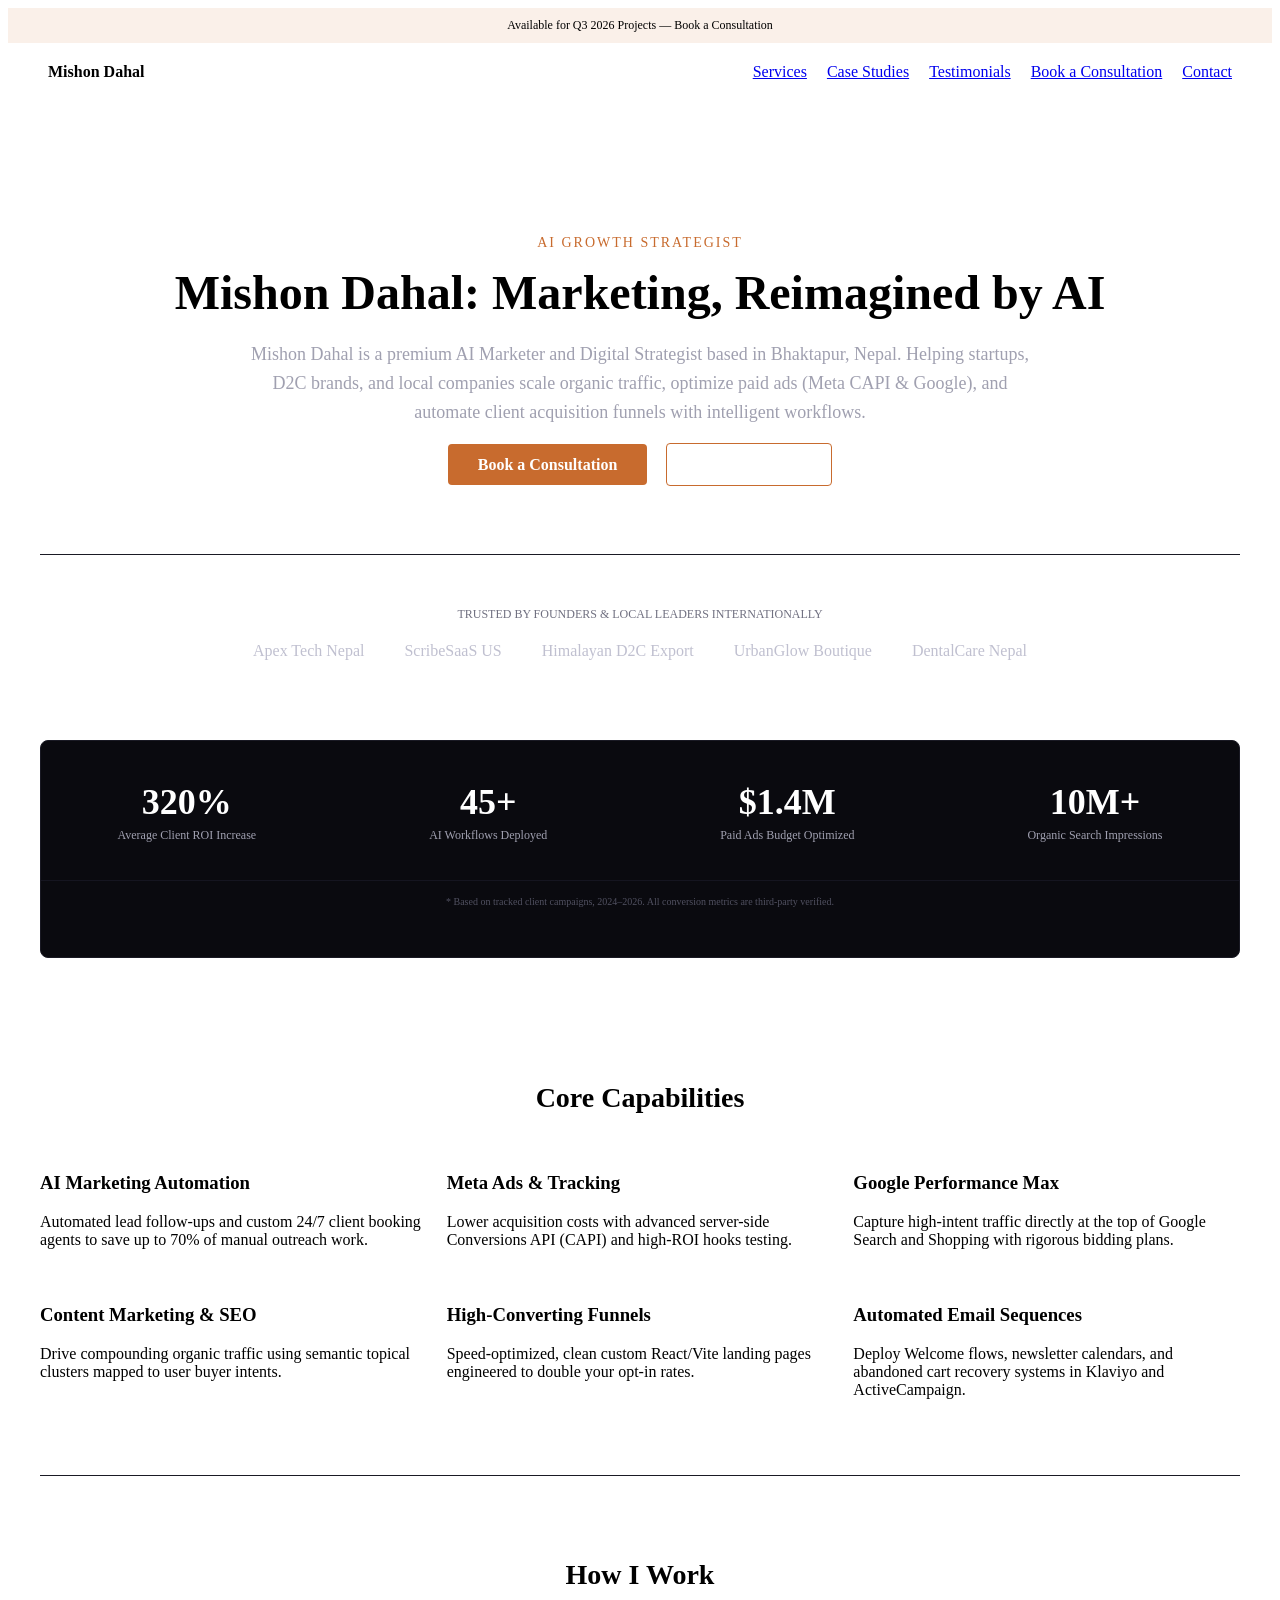
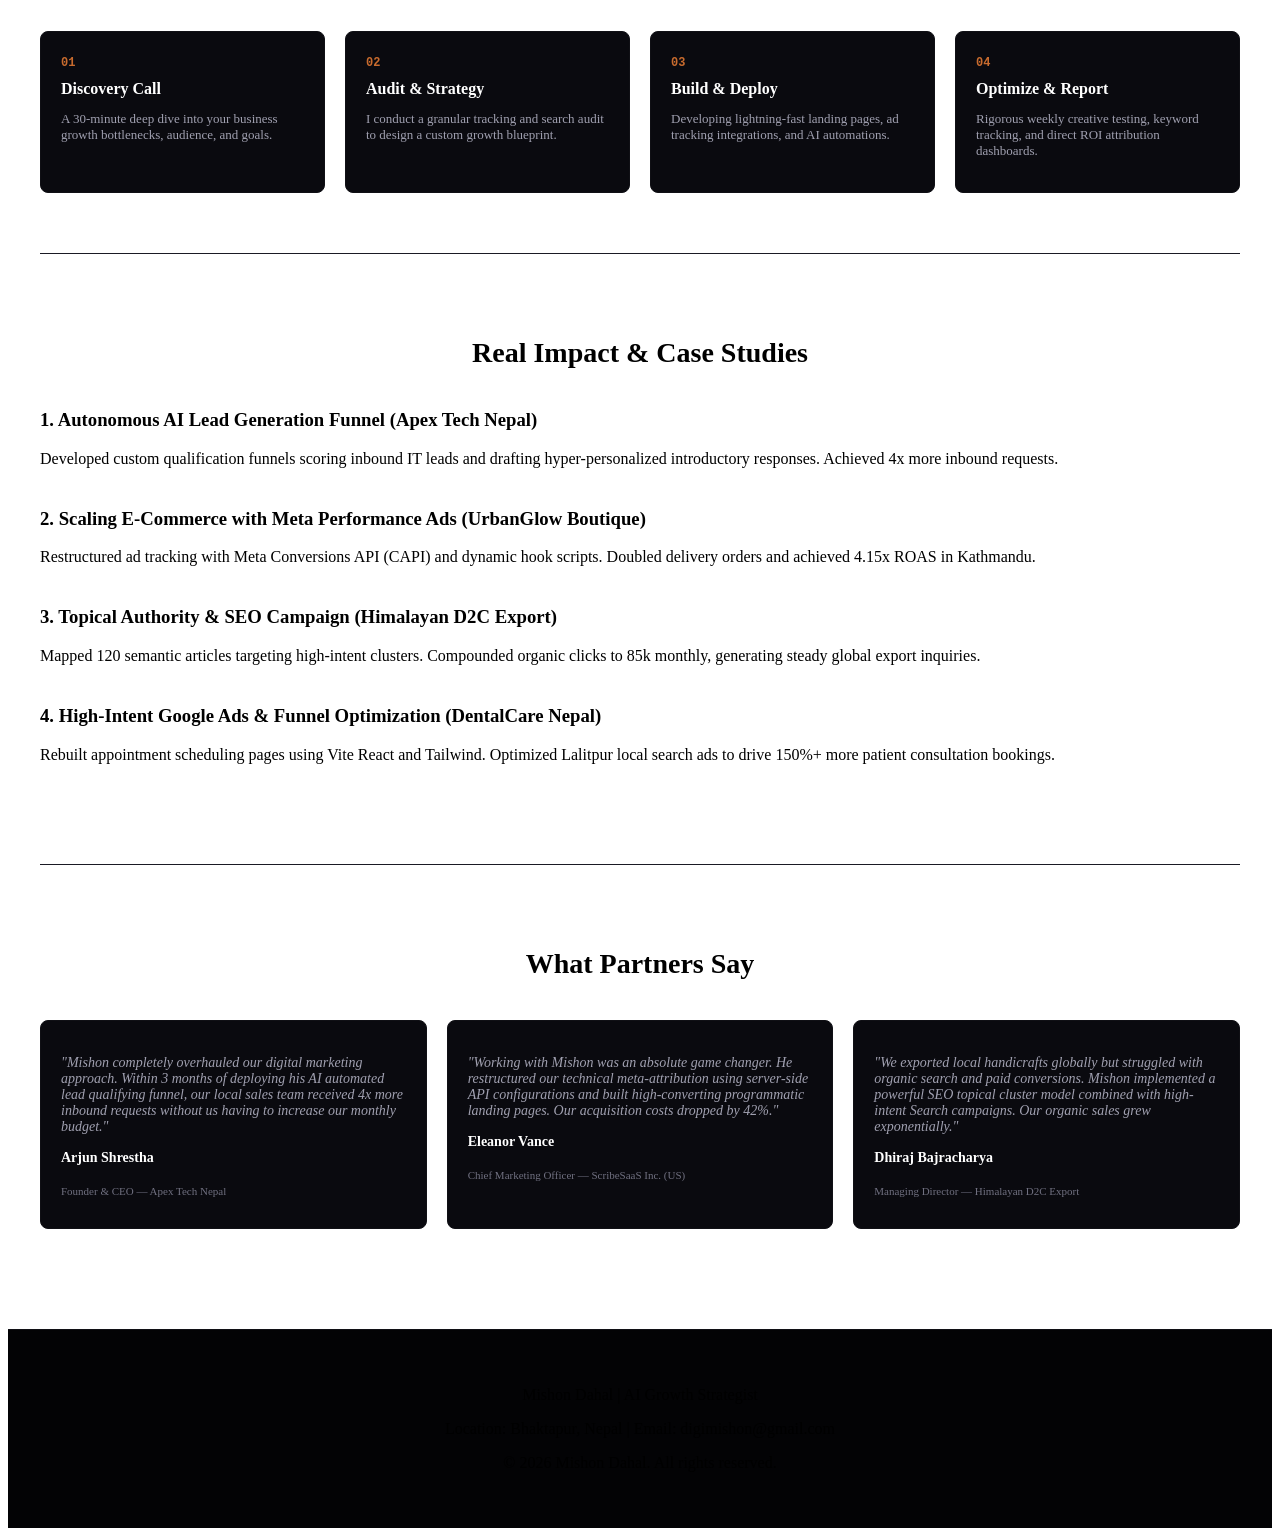
<file: index.html>
<!doctype html>
<html lang="en" class="scroll-smooth">
  <head>
    <meta charset="UTF-8" />
    <meta name="viewport" content="width=device-width, initial-scale=1.0" />
    
    <!-- Premium SEO Metadata -->
    <title>Mishon Dahal | AI Growth Strategist & Digital Marketer</title>
    <meta name="description" content="AI-driven marketing strategy and automation that grows real businesses — from local shops to SaaS startups. Hand-crafted by Mishon Dahal in Bhaktapur, Nepal." />
    <link rel="canonical" href="https://www.mishondahal.com.np/" />
    
    <!-- Open Graph / Facebook -->
    <meta property="og:type" content="website" />
    <meta property="og:title" content="Mishon Dahal | AI Growth Strategist & Digital Marketer" />
    <meta property="og:description" content="Scale your business using custom AI-powered marketing pipelines, semantic search authority, and server-side Conversions API." />
    <meta property="og:url" content="https://www.mishondahal.com.np" />
    <meta property="og:image" content="https://www.mishondahal.com.np/og-image.jpg" />
    
    <!-- Twitter -->
    <meta name="twitter:card" content="summary_large_image" />
    <meta name="twitter:title" content="Mishon Dahal | AI Growth Strategist & Digital Marketer" />
    <meta name="twitter:description" content="Scale your business using custom AI-powered marketing pipelines, semantic search authority, and server-side Conversions API." />
    <meta name="twitter:image" content="https://www.mishondahal.com.np/og-image.jpg" />

    <!-- Google Fonts -->
    <link rel="preconnect" href="https://fonts.googleapis.com" />
    <link rel="preconnect" href="https://fonts.gstatic.com" crossorigin />
    <link href="https://fonts.googleapis.com/css2?family=Inter:wght@300;400;500;600;700&family=Space+Grotesk:wght@400;500;600;700&family=Fira+Code:wght@400;500&display=swap" rel="stylesheet" />

    <!-- Structured Data (Schema.org JSON-LD Person + Organization/ProfessionalService) -->
    <script type="application/ld+json">
    {
      "@context": "https://schema.org",
      "@graph": [
        {
          "@type": "Person",
          "@id": "https://www.mishondahal.com.np/#person",
          "name": "Mishon Dahal",
          "jobTitle": "AI Growth Strategist & Digital Marketer",
          "email": "digimishon@gmail.com",
          "description": "Mishon Dahal is an independent AI Growth Strategist and Client Acquisition Engineer helping brands deploy high-ROI advertising and automated workflows from Bhaktapur, Nepal.",
          "location": {
            "@type": "Place",
            "name": "Bhaktapur, Nepal"
          },
          "url": "https://www.mishondahal.com.np",
          "sameAs": [
            "https://linkedin.com/in/mishondahal",
            "https://github.com/mishondahal",
            "https://instagram.com/mishon_dahal"
          ]
        },
        {
          "@type": "ProfessionalService",
          "@id": "https://www.mishondahal.com.np/#organization",
          "name": "Mishon Dahal AI Growth Consulting",
          "url": "https://www.mishondahal.com.np",
          "logo": "https://www.mishondahal.com.np/logo.png",
          "description": "Deploy battle-tested client acquisition engines, programmatic local authority blueprints, and automated lead responders designed to drive real profit.",
          "address": {
            "@type": "PostalAddress",
            "addressLocality": "Bhaktapur",
            "addressRegion": "Bagmati",
            "addressCountry": "NP"
          },
          "telephone": "+977 9762673835",
          "priceRange": "$$",
          "openingHours": "Mo-Fr 09:00-18:00",
          "sameAs": [
            "https://linkedin.com/in/mishondahal",
            "https://github.com/mishondahal",
            "https://instagram.com/mishon_dahal"
          ],
          "contactPoint": {
            "@type": "ContactPoint",
            "email": "digimishon@gmail.com",
            "contactType": "customer service"
          },
          "founder": {
            "@id": "https://www.mishondahal.com.np/#person"
          }
        },
        {
          "@type": "FAQPage",
          "@id": "https://www.mishondahal.com.np/#faq",
          "mainEntity": [
            {
              "@type": "Question",
              "name": "How does Mishon integrate AI into digital marketing?",
              "acceptedAnswer": {
                "@type": "Answer",
                "text": "Mishon integrates AI into digital marketing by deploying custom workflows that handle automated client qualification, smart lead nurturing, and programmatic SEO maps. By utilizing advanced AI models and APIs, we build efficient client acquisition systems that run 24/7 without manual overhead."
              }
            },
            {
              "@type": "Question",
              "name": "What is local authority SEO and programmatic SEO?",
              "acceptedAnswer": {
                "@type": "Answer",
                "text": "Programmatic and local authority SEO focuses on building structured, high-ranking landing pages optimized for search queries. By establishing clean semantic models, we ensure sustainable rankings across multiple service keywords to consistently bring organic visibility."
              }
            },
            {
              "@type": "Question",
              "name": "How do you optimize advertising performance under modern privacy/tracking restrictions?",
              "acceptedAnswer": {
                "@type": "Answer",
                "text": "We deploy server-side event tracking, such as Meta Conversions API (CAPI) and Google Ads Offline Conversions. This guarantees clean, direct event attribution bypasses browser-side ad-blocking, resulting in higher return on ad spend (ROAS) and more accurate lookalike targeting."
              }
            },
            {
              "@type": "Question",
              "name": "What is the delivery process for custom AI workflows or advertising funnels?",
              "acceptedAnswer": {
                "@type": "Answer",
                "text": "Every project begins with a 30-minute diagnostic session to assess current bottlenecks. Upon engagement, all projects are built and launched following an explicit Statement of Work (SOW), complete with defined milestones, transparent tracking, and strict delivery SLAs."
              }
            }
          ]
        }
      ]
    }
    </script>
  </head>
  <body class="bg-[#050508] text-gray-200 antialiased overflow-x-hidden selection:bg-copper-500 selection:text-white topo-bg">
    <!-- Raw HTML Pre-rendered Version for Bots, Search Engines, and SEO Indexing -->
    <div id="root">
      <header>
        <div style="background: rgba(200, 107, 46, 0.1); padding: 10px; text-align: center; font-size: 12px;">
          Available for Q3 2026 Projects — Book a Consultation
        </div>
        <nav style="display: flex; justify-content: space-between; align-items: center; padding: 20px 40px; max-width: 1200px; margin: 0 auto;">
          <strong>Mishon Dahal</strong>
          <ul style="display: flex; list-style: none; gap: 20px; margin: 0; padding: 0;">
            <li><a href="#services">Services</a></li>
            <li><a href="#work">Case Studies</a></li>
            <li><a href="#testimonials">Testimonials</a></li>
            <li><a href="#scheduler">Book a Consultation</a></li>
            <li><a href="#contact">Contact</a></li>
          </ul>
        </nav>
      </header>

      <main style="max-width: 1200px; margin: 0 auto; padding: 40px 20px;">
        <section id="hero" style="text-align: center; padding: 80px 20px;">
          <p style="text-transform: uppercase; letter-spacing: 2px; font-size: 14px; color: #c86b2e;">AI Growth Strategist</p>
          <h1 style="font-size: 48px; margin: 10px 0;">Mishon Dahal: Marketing, Reimagined by AI</h1>
          <p style="font-size: 18px; max-width: 800px; margin: 20px auto; line-height: 1.6; color: #a0a0b0;">
            Mishon Dahal is a premium AI Marketer and Digital Strategist based in Bhaktapur, Nepal. Helping startups, D2C brands, and local companies scale organic traffic, optimize paid ads (Meta CAPI & Google), and automate client acquisition funnels with intelligent workflows.
          </p>
          <div style="margin-top: 30px;">
            <a href="#scheduler" style="padding: 12px 30px; background: #c86b2e; color: white; text-decoration: none; font-weight: bold; margin-right: 15px; border-radius: 4px;">Book a Consultation</a>
            <a href="#work" style="padding: 12px 30px; border: 1px solid #c86b2e; color: white; text-decoration: none; font-weight: bold; border-radius: 4px;">View My Work</a>
          </div>
        </section>

        <section id="trust" style="text-align: center; padding: 40px 0; border-top: 1px solid #1a1a24;">
          <p style="font-size: 12px; text-transform: uppercase; color: #707080;">Trusted by Founders & Local Leaders Internationally</p>
          <div style="display: flex; justify-content: center; gap: 40px; margin-top: 20px; flex-wrap: wrap; font-weight: 500; color: #c0c0d0;">
            <span>Apex Tech Nepal</span>
            <span>ScribeSaaS US</span>
            <span>Himalayan D2C Export</span>
            <span>UrbanGlow Boutique</span>
            <span>DentalCare Nepal</span>
          </div>
        </section>

        <section id="stats" style="padding: 40px 0; background: #0a0a0f; border-radius: 8px; margin: 40px 0; border: 1px solid #1a1a24;">
          <div style="display: flex; justify-content: space-around; flex-wrap: wrap; gap: 20px;">
            <div style="text-align: center;">
              <h2 style="font-size: 36px; color: #ffffff; margin: 0;">320%</h2>
              <p style="font-size: 12px; color: #a0a0b0; margin-top: 5px;">Average Client ROI Increase</p>
            </div>
            <div style="text-align: center;">
              <h2 style="font-size: 36px; color: #ffffff; margin: 0;">45+</h2>
              <p style="font-size: 12px; color: #a0a0b0; margin-top: 5px;">AI Workflows Deployed</p>
            </div>
            <div style="text-align: center;">
              <h2 style="font-size: 36px; color: #ffffff; margin: 0;">$1.4M</h2>
              <p style="font-size: 12px; color: #a0a0b0; margin-top: 5px;">Paid Ads Budget Optimized</p>
            </div>
            <div style="text-align: center;">
              <h2 style="font-size: 36px; color: #ffffff; margin: 0;">10M+</h2>
              <p style="font-size: 12px; color: #a0a0b0; margin-top: 5px;">Organic Search Impressions</p>
            </div>
          </div>
          <p style="text-align: center; font-size: 10px; color: #505060; margin-top: 25px; border-top: 1px solid #151520; padding-top: 15px;">
            * Based on tracked client campaigns, 2024–2026. All conversion metrics are third-party verified.
          </p>
        </section>

        <section id="services" style="padding: 60px 0;">
          <h2 style="font-size: 28px; text-align: center; margin-bottom: 40px;">Core Capabilities</h2>
          <div style="display: grid; grid-template-columns: repeat(auto-fit, minmax(300px, 1fr)); gap: 20px;">
            <div>
              <h3>AI Marketing Automation</h3>
              <p>Automated lead follow-ups and custom 24/7 client booking agents to save up to 70% of manual outreach work.</p>
            </div>
            <div>
              <h3>Meta Ads & Tracking</h3>
              <p>Lower acquisition costs with advanced server-side Conversions API (CAPI) and high-ROI hooks testing.</p>
            </div>
            <div>
              <h3>Google Performance Max</h3>
              <p>Capture high-intent traffic directly at the top of Google Search and Shopping with rigorous bidding plans.</p>
            </div>
            <div>
              <h3>Content Marketing & SEO</h3>
              <p>Drive compounding organic traffic using semantic topical clusters mapped to user buyer intents.</p>
            </div>
            <div>
              <h3>High-Converting Funnels</h3>
              <p>Speed-optimized, clean custom React/Vite landing pages engineered to double your opt-in rates.</p>
            </div>
            <div>
              <h3>Automated Email Sequences</h3>
              <p>Deploy Welcome flows, newsletter calendars, and abandoned cart recovery systems in Klaviyo and ActiveCampaign.</p>
            </div>
          </div>
        </section>

        <section id="process" style="padding: 60px 0; border-top: 1px solid #1a1a24;">
          <h2 style="font-size: 28px; text-align: center; margin-bottom: 40px;">How I Work</h2>
          <div style="display: grid; grid-template-columns: repeat(auto-fit, minmax(220px, 1fr)); gap: 20px;">
            <div style="background: #0a0a0f; padding: 20px; border-radius: 8px; border: 1px solid #101015;">
              <span style="font-size: 12px; color: #c86b2e; font-weight: bold; font-family: monospace;">01</span>
              <h4 style="margin: 10px 0; color: white;">Discovery Call</h4>
              <p style="font-size: 13px; color: #a0a0b0;">A 30-minute deep dive into your business growth bottlenecks, audience, and goals.</p>
            </div>
            <div style="background: #0a0a0f; padding: 20px; border-radius: 8px; border: 1px solid #101015;">
              <span style="font-size: 12px; color: #c86b2e; font-weight: bold; font-family: monospace;">02</span>
              <h4 style="margin: 10px 0; color: white;">Audit & Strategy</h4>
              <p style="font-size: 13px; color: #a0a0b0;">I conduct a granular tracking and search audit to design a custom growth blueprint.</p>
            </div>
            <div style="background: #0a0a0f; padding: 20px; border-radius: 8px; border: 1px solid #101015;">
              <span style="font-size: 12px; color: #c86b2e; font-weight: bold; font-family: monospace;">03</span>
              <h4 style="margin: 10px 0; color: white;">Build & Deploy</h4>
              <p style="font-size: 13px; color: #a0a0b0;">Developing lightning-fast landing pages, ad tracking integrations, and AI automations.</p>
            </div>
            <div style="background: #0a0a0f; padding: 20px; border-radius: 8px; border: 1px solid #101015;">
              <span style="font-size: 12px; color: #c86b2e; font-weight: bold; font-family: monospace;">04</span>
              <h4 style="margin: 10px 0; color: white;">Optimize & Report</h4>
              <p style="font-size: 13px; color: #a0a0b0;">Rigorous weekly creative testing, keyword tracking, and direct ROI attribution dashboards.</p>
            </div>
          </div>
        </section>

        <section id="work" style="padding: 60px 0; border-top: 1px solid #1a1a24;">
          <h2 style="font-size: 28px; text-align: center; margin-bottom: 40px;">Real Impact & Case Studies</h2>
          <div style="margin-bottom: 40px;">
            <h3>1. Autonomous AI Lead Generation Funnel (Apex Tech Nepal)</h3>
            <p>Developed custom qualification funnels scoring inbound IT leads and drafting hyper-personalized introductory responses. Achieved 4x more inbound requests.</p>
          </div>
          <div style="margin-bottom: 40px;">
            <h3>2. Scaling E-Commerce with Meta Performance Ads (UrbanGlow Boutique)</h3>
            <p>Restructured ad tracking with Meta Conversions API (CAPI) and dynamic hook scripts. Doubled delivery orders and achieved 4.15x ROAS in Kathmandu.</p>
          </div>
          <div style="margin-bottom: 40px;">
            <h3>3. Topical Authority & SEO Campaign (Himalayan D2C Export)</h3>
            <p>Mapped 120 semantic articles targeting high-intent clusters. Compounded organic clicks to 85k monthly, generating steady global export inquiries.</p>
          </div>
          <div style="margin-bottom: 40px;">
            <h3>4. High-Intent Google Ads & Funnel Optimization (DentalCare Nepal)</h3>
            <p>Rebuilt appointment scheduling pages using Vite React and Tailwind. Optimized Lalitpur local search ads to drive 150%+ more patient consultation bookings.</p>
          </div>
        </section>

        <section id="testimonials" style="padding: 60px 0; border-top: 1px solid #1a1a24;">
          <h2 style="font-size: 28px; text-align: center; margin-bottom: 40px;">What Partners Say</h2>
          <div style="display: grid; grid-template-columns: repeat(auto-fit, minmax(300px, 1fr)); gap: 20px;">
            <div style="background: #0a0a0f; padding: 20px; border-radius: 8px; border: 1px solid #101015;">
              <p style="font-style: italic; font-size: 14px; color: #a0a0b0;">"Mishon completely overhauled our digital marketing approach. Within 3 months of deploying his AI automated lead qualifying funnel, our local sales team received 4x more inbound requests without us having to increase our monthly budget."</p>
              <h4 style="margin-top: 15px; font-size: 14px; color: white;">Arjun Shrestha</h4>
              <p style="font-size: 11px; color: #707080; margin-top: 2px;">Founder & CEO — Apex Tech Nepal</p>
            </div>
            <div style="background: #0a0a0f; padding: 20px; border-radius: 8px; border: 1px solid #101015;">
              <p style="font-style: italic; font-size: 14px; color: #a0a0b0;">"Working with Mishon was an absolute game changer. He restructured our technical meta-attribution using server-side API configurations and built high-converting programmatic landing pages. Our acquisition costs dropped by 42%."</p>
              <h4 style="margin-top: 15px; font-size: 14px; color: white;">Eleanor Vance</h4>
              <p style="font-size: 11px; color: #707080; margin-top: 2px;">Chief Marketing Officer — ScribeSaaS Inc. (US)</p>
            </div>
            <div style="background: #0a0a0f; padding: 20px; border-radius: 8px; border: 1px solid #101015;">
              <p style="font-style: italic; font-size: 14px; color: #a0a0b0;">"We exported local handicrafts globally but struggled with organic search and paid conversions. Mishon implemented a powerful SEO topical cluster model combined with high-intent Search campaigns. Our organic sales grew exponentially."</p>
              <h4 style="margin-top: 15px; font-size: 14px; color: white;">Dhiraj Bajracharya</h4>
              <p style="font-size: 11px; color: #707080; margin-top: 2px;">Managing Director — Himalayan D2C Export</p>
            </div>
          </div>
        </section>
      </main>

      <footer style="background: #030305; padding: 40px 20px; text-align: center; border-top: 1px solid #101015;">
        <p>Mishon Dahal | AI Growth Strategist</p>
        <p>Location: Bhaktapur, Nepal | Email: digimishon@gmail.com</p>
        <p>&copy; 2026 Mishon Dahal. All rights reserved.</p>
      </footer>
    </div>
    
    <script type="module" src="/src/main.tsx"></script>
  </body>
</html>
</file>
